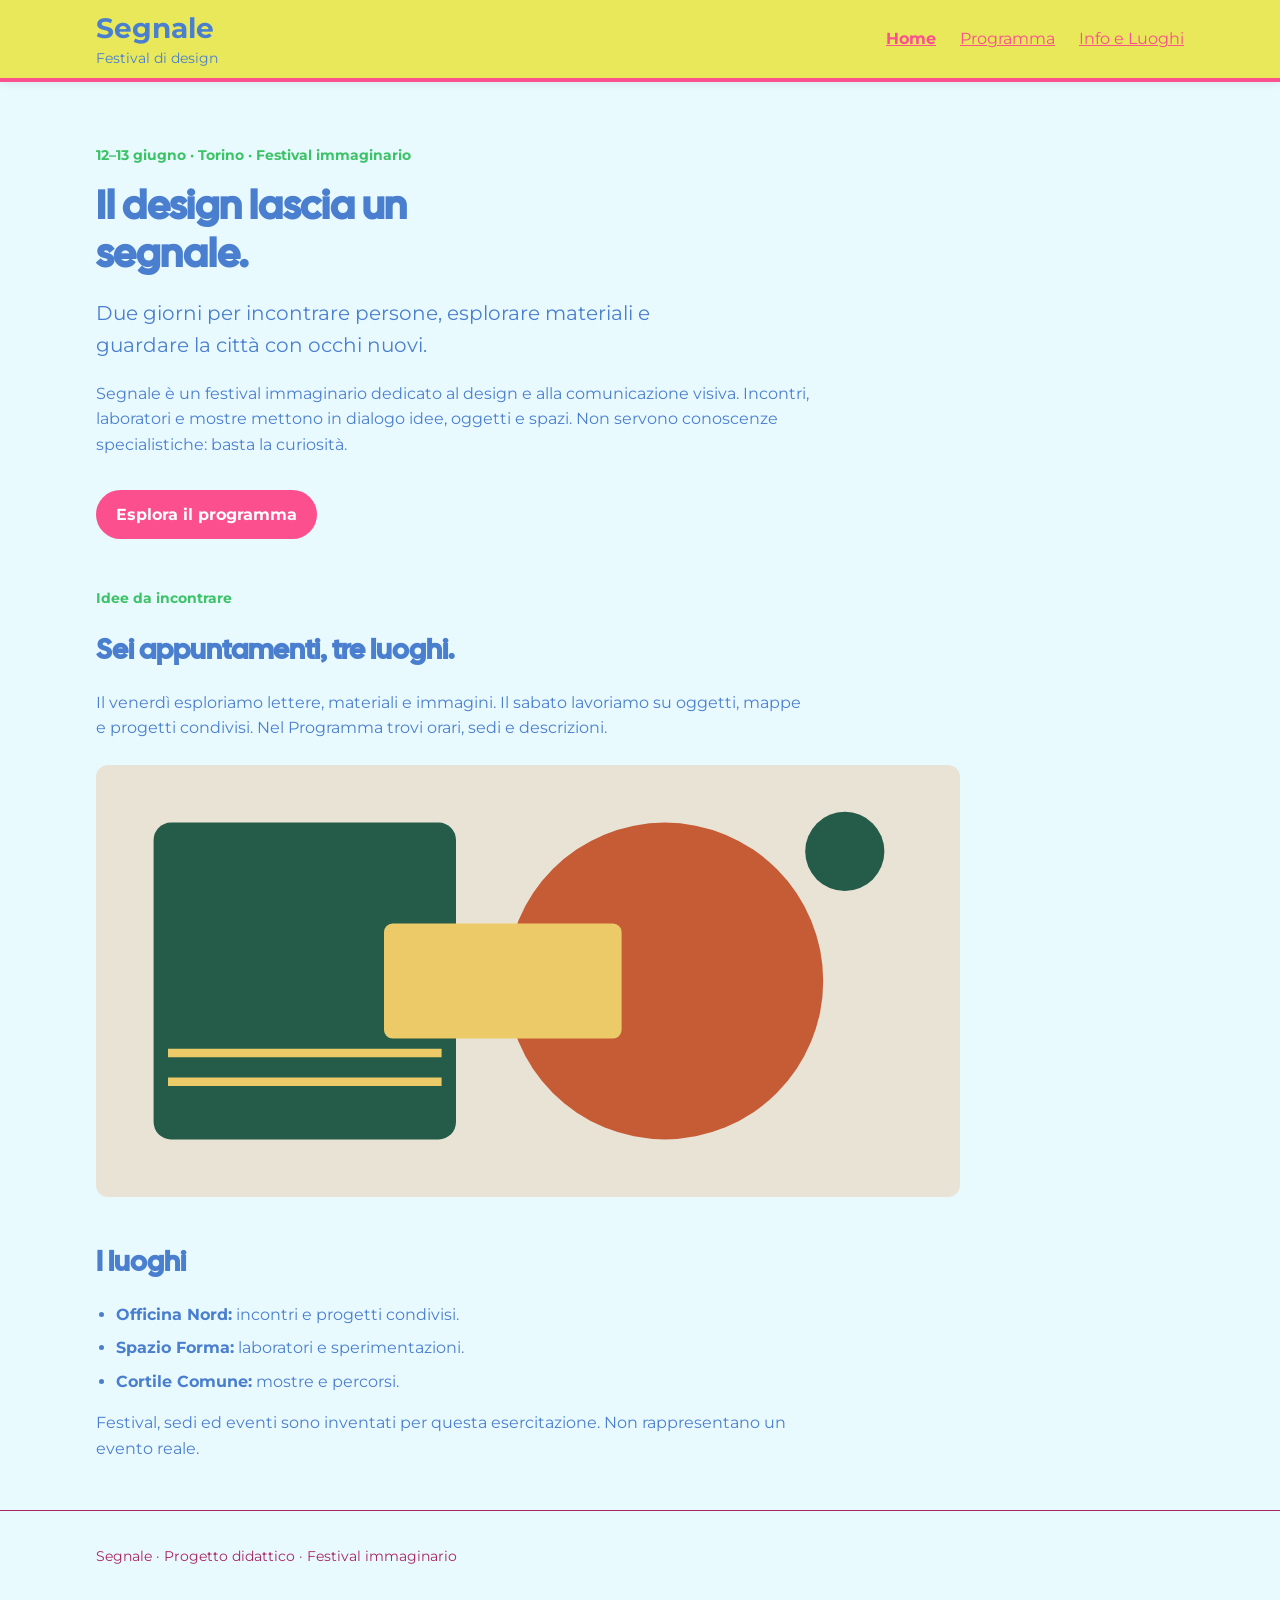
<file: index.html>
<!doctype html>
<html lang="it">
<head>
  <meta charset="utf-8">
  <meta name="viewport" content="width=device-width, initial-scale=1">
  <title>Segnale — Festival di design</title>
  <link rel="stylesheet" href="style.css">
  <link rel="preconnect" href="https://fonts.googleapis.com">
  <link rel="preconnect" href="https://fonts.gstatic.com" crossorigin>
  <link href="https://fonts.googleapis.com/css2?family=BBH+Bogle&family=Cal+Sans&family=Montserrat:ital,wght@0,100..900;1,100..900&display=swap" rel="stylesheet">
</head>

<body>
  <a class="skip-link" href="#contenuto">Vai al contenuto</a>
  <header class="site-header">
    <div class="container">
      <a class="brand" href="index.html">Segnale<span>Festival di design</span></a>
      <nav aria-label="Navigazione principale">
        <a href="programma.html" aria-current="page">Home</a>
        <a href="programma.html">Programma</a>
        <a href="info-e-luoghi.html">Info e Luoghi</a>
      </nav>
    </div>
  </header>

  <main id="contenuto" class="container">
    <section class="intro" aria-labelledby="titolo-home">
      <p class="eyebrow">12–13 giugno · Torino · Festival immaginario</p>
      <h1 id="titolo-home">Il design lascia un segnale.</h1>
      <p class="lead">Due giorni per incontrare persone, esplorare materiali e guardare la città con occhi nuovi.</p>
      <p class="reading-text">Segnale è un festival immaginario dedicato al design e alla comunicazione visiva. Incontri, laboratori e mostre mettono in dialogo idee, oggetti e spazi. Non servono conoscenze specialistiche: basta la curiosità.</p>
      <!-- Da completare: anche questo collegamento deve aprire il Programma. -->
      <a class="button-link" href="programma.html">Esplora il programma</a>
    </section>

    <section class="content-section" aria-labelledby="titolo-festival">
      <p class="eyebrow">Idee da incontrare</p>
      <h2 id="titolo-festival">Sei appuntamenti, tre luoghi.</h2>
      <p class="reading-text">Il venerdì esploriamo lettere, materiali e immagini. Il sabato lavoriamo su oggetti, mappe e progetti condivisi. Nel Programma trovi orari, sedi e descrizioni.</p>
      <img class="festival-image" src="assets/festival.svg" alt="Composizione geometrica di cerchi e rettangoli nei colori del festival" width="1200" height="600">
    </section>

    <section class="content-section" aria-labelledby="titolo-luoghi">
      <h2 id="titolo-luoghi">I luoghi</h2>
      <ul class="venues">
        <li><strong>Officina Nord:</strong> incontri e progetti condivisi.</li>
        <li><strong>Spazio Forma:</strong> laboratori e sperimentazioni.</li>
        <li><strong>Cortile Comune:</strong> mostre e percorsi.</li>
      </ul>
      <p class="reading-text">Festival, sedi ed eventi sono inventati per questa esercitazione. Non rappresentano un evento reale.</p>
    </section>
  </main>

  <footer class="site-footer"><div class="container"><p>Segnale · Progetto didattico · Festival immaginario</p></div></footer>
</body>
</html>
</file>
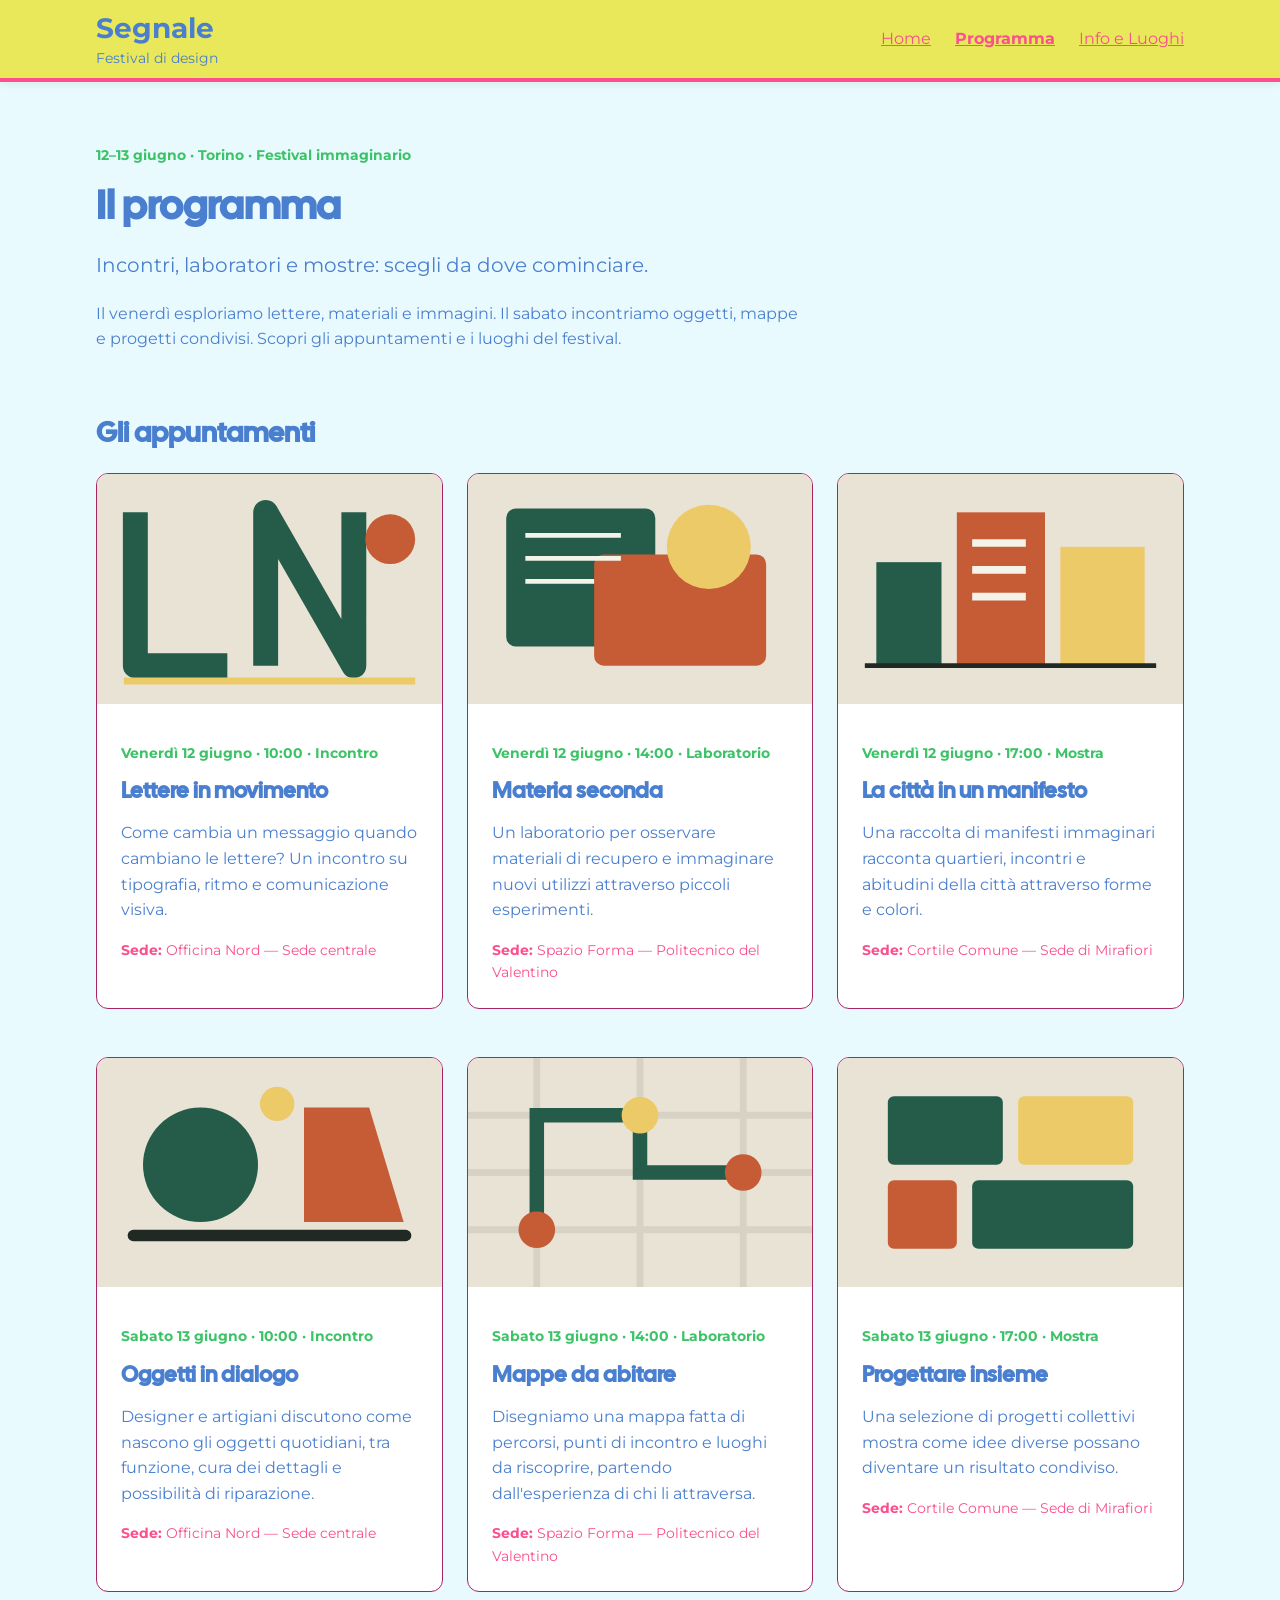
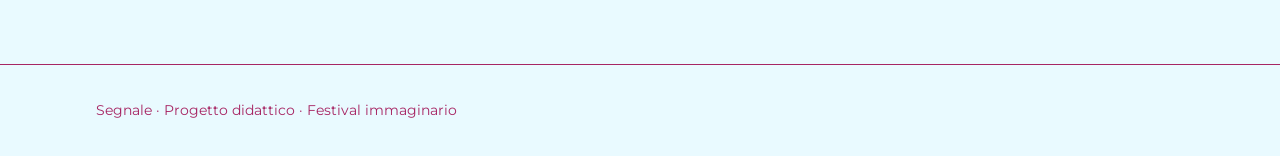
<file: programma.html>
<!doctype html>
<html lang="it">
<head>
  <meta charset="utf-8">
  <meta name="viewport" content="width=device-width, initial-scale=1">
  <title>Programma — Segnale</title>
  <link rel="stylesheet" href="style.css">
  <link rel="preconnect" href="https://fonts.googleapis.com">
  <link rel="preconnect" href="https://fonts.gstatic.com" crossorigin>
  <link href="https://fonts.googleapis.com/css2?family=BBH+Bogle&family=Cal+Sans&family=Montserrat:ital,wght@0,100..900;1,100..900&display=swap" rel="stylesheet">
</head>
<body>
  <a class="skip-link" href="#contenuto">Vai al contenuto</a>
  <header class="site-header">
    <div class="container">
      <a class="brand" href="index.html">Segnale<span>Festival di design</span></a>
      <nav aria-label="Navigazione principale">
        <a href="index.html">Home</a>
        <a href="programma.html" aria-current="page">Programma</a>
        <a href="info-e-luoghi.html">Info e Luoghi</a>
      </nav>
    </div>
  </header>

  <main id="contenuto" class="container">
    <section class="intro" aria-labelledby="titolo-programma">
      <p class="eyebrow">12–13 giugno · Torino · Festival immaginario</p>
      <h1 id="titolo-programma">Il programma</h1>
      <p class="lead">Incontri, laboratori e mostre: scegli da dove cominciare.</p>
      <p class="reading-text">Il venerdì esploriamo lettere, materiali e immagini. Il sabato incontriamo oggetti, mappe e progetti condivisi. Scopri gli appuntamenti e i luoghi del festival.</p>
    </section>

    <section class="content-section" aria-labelledby="titolo-eventi">
      <h2 id="titolo-eventi">Gli appuntamenti</h2>
      <p id="stato-eventi" class="reading-text" role="status" aria-live="polite">Caricamento del programma in corso...</p>
      <div class="event-grid" id="griglia-eventi"></div>
    </section>
  </main>

  <footer class="site-footer">
    <div class="container">
      <p>Segnale · Progetto didattico · Festival immaginario</p>
    </div>
  </footer>

  <script>
    function formattaData(dataIso) {
      const [anno, mese, giorno] = dataIso.split('-').map(Number);
      const dataObj = new Date(anno, mese - 1, giorno);
      const formattata = new Intl.DateTimeFormat('it-IT', {
        weekday: 'long',
        day: 'numeric',
        month: 'long'
      }).format(dataObj);
      return formattata.charAt(0).toUpperCase() + formattata.slice(1);
    }

    function creaSchedaEvento(evento, mappaSedi) {
      const article = document.createElement('article');
      article.className = 'event-card';

      const img = document.createElement('img');
      img.src = evento.immagine;
      img.alt = evento.immagine_alt;
      img.width = 900;
      img.height = 600;

      const body = document.createElement('div');
      body.className = 'event-body';

      const meta = document.createElement('p');
      meta.className = 'event-meta';
      meta.textContent = `${formattaData(evento.data)} · ${evento.orario} · ${evento.categoria}`;

      const titolo = document.createElement('h3');
      titolo.textContent = evento.titolo;

      const descrizione = document.createElement('p');
      descrizione.textContent = evento.descrizione;

      const luogo = document.createElement('p');
      luogo.className = 'event-place';
      const labelSede = document.createElement('strong');
      labelSede.textContent = 'Sede: ';

      const nomeSede = mappaSedi.get(evento.sede_id) || 'Sede da definire';
      luogo.append(labelSede, document.createTextNode(nomeSede));

      body.append(meta, titolo, descrizione, luogo);
      article.append(img, body);

      return article;
    }

    async function caricaProgramma() {
      const statoEl = document.getElementById('stato-eventi');
      const grigliaEl = document.getElementById('griglia-eventi');

      try {
        const [resEventi, resSedi] = await Promise.all([
          fetch('dati/eventi.json'),
          fetch('dati/sedi.json')
        ]);

        if (!resEventi.ok || !resSedi.ok) {
          throw new Error('Errore nel caricamento dei file JSON');
        }

        const [eventi, sedi] = await Promise.all([
          resEventi.json(),
          resSedi.json()
        ]);

        if (!Array.isArray(eventi) || eventi.length === 0) {
          statoEl.textContent = 'Al momento non ci sono eventi in programma.';
          return;
        }

        const mappaSedi = new Map(sedi.map(sede => [sede.id, sede.nome]));
        const frammento = document.createDocumentFragment();

        eventi.forEach(evento => {
          frammento.appendChild(creaSchedaEvento(evento, mappaSedi));
        });

        statoEl.remove();
        grigliaEl.appendChild(frammento);
      } catch (errore) {
        statoEl.textContent = 'Impossibile caricare il programma. Verifica che i file dei dati siano raggiungibili e riprova.';
      }
    }

    document.addEventListener('DOMContentLoaded', caricaProgramma);
  </script>
</body>
</html>
</file>
<file: style.css>
/* Stile iniziale: tipografia, colori e variabili CSS sono già predisposti.
   Lavoreremo su collegamenti, CSS condiviso e disposizione delle schede. */

/* Scelte comuni: ogni regola usa var() per richiamarne il valore. */
:root {
  --colore-primario: #fb4f8e;
  --colore-primario-scuro: #a72563;
  --colore-secondario: #e8e85a;
  --colore-secondario-scuro: #3dc367;
  --colore-sfondo: #e9faff;
  --colore-testo: #4a7fcf;
  --font-testo: "Montserrat", sans-serif;
  --font-titoli: "Cal Sans", sans-serif;
}

* {
  box-sizing: border-box;
}

body {
  margin: 0;
  background: var(--colore-sfondo);
  color: var(--colore-testo);
  font-family: var(--font-testo);
  font-size: 1rem;
  line-height: 1.6;
}

a {
  color: var(--colore-primario);
}

a:hover {
  text-decoration-thickness: 3px;
}

a:focus-visible {
  outline: 3px solid var(--colore-testo);
  outline-offset: 4px;
}

.container {
  width: 92%;
  max-width: 68rem;
  margin: 0 auto;
}

.site-header {
  position: sticky;
  top: 0;
  z-index: 1100;
  padding: 0.75rem 0;
  background: var(--colore-secondario);
  border-bottom: 4px solid var(--colore-primario);
  box-shadow: 0 2px 8px rgba(32, 41, 35, 0.08);
}
.brand {
  display: inline-block;
  color: var(--colore-testo);
  font-size: 1.75rem;
  font-weight: bold;
  line-height: 1.2;
  text-decoration: none;
}

.brand span {
  display: block;
  margin-top: 0.25rem;
  font-size: 0.875rem;
  font-weight: normal;
}

/* Navigazione: sotto 600px in colonna */
nav {
  display: flex;
  flex-direction: column;
  align-items: flex-start;
  gap: 0.5rem;
  margin-top: 1rem;
}

nav a {
  display: inline-block;
  padding: 0.25rem 0;
}

nav a[aria-current="page"] {
  font-weight: bold;
}

.intro {
  padding: 3rem 0 1rem;
}

.eyebrow,
.event-meta {
  color: #3dc367;
  font-size: 0.875rem;
  font-weight: bold;
}

h1,
h2,
h3 {
  font-family: var(--font-titoli);
  line-height: 1.2;
}

h1 {
  max-width: 18ch;
  margin: 0.75rem 0 1.25rem;
  font-size: 2.5rem;
}

h2 {
  font-size: 1.75rem;
}

h3 {
  margin: 0.5rem 0 0.75rem;
  font-size: 1.375rem;
}

.lead {
  max-width: 48ch;
  font-size: 1.25rem;
}

.reading-text {
  max-width: 65ch;
}

.button-link {
  display: inline-block;
  margin-top: 1rem;
  padding: 0.75rem 1.25rem;
  border-radius: 2rem;
  background: var(--colore-primario);
  color: #ffffff;
  font-weight: bold;
  text-decoration: none;
}

.button-link:hover {
  background: var(--colore-primario-scuro);
}

.content-section {
  margin: 2rem 0 3rem;
}

.festival-image {
  display: block;
  width: 100%;
  max-width: 54rem;
  height: auto;
  margin-top: 1.5rem;
  border-radius: 0.75rem;
}

.venues {
  padding-left: 1.25rem;
}

.venues li {
  margin-bottom: 0.5rem;
}

.event-grid {
  display: grid;
  grid-template-columns: minmax(0, 1fr);
  gap: 1.5rem;
}

@media (min-width: 600px) {
  .event-grid {
    grid-template-columns: repeat(2, minmax(0, 1fr));
  }
}

@media (min-width: 1024px) {
  .event-grid {
    grid-template-columns: repeat(3, minmax(0, 1fr));
  }
}

.event-grid > .event-card {
  min-width: 0;
}

.event-body {
  overflow-wrap: anywhere;
}

.event-card {
  margin-bottom: 1.5rem;
  overflow: hidden;
  border: 1px solid var(--colore-primario-scuro);
  border-radius: 0.75rem;
  background: #ffffff;
}

.event-card img {
  display: block;
  width: 100%;
  height: auto;
}

.event-body {
  padding: 1.5rem;
}

.event-body p:last-child {
  margin-bottom: 0;
}

.event-place {
  color: var(--colore-primario);
  font-size: 0.875rem;
}

.site-footer {
  padding: 1.25rem 0;
  border-top: 1px solid #a72563;
  color: #a72563;
  font-size: 0.875rem;
}

.skip-link {
  position: absolute;
  top: -6rem;
  left: 1rem;
  padding: 0.75rem 1rem;
  background: #ffffff;
  color: var(--colore-testo);
}

.skip-link:focus {
  top: 1rem;
}

/* ==========================================================================
   Galleria Swiper — Sedi del festival
   ========================================================================== */

.galleria-sedi {
  position: relative;
  padding-bottom: 3rem; /* Lascia spazio ai pallini di paginazione */
}

.slide-sede {
  margin: 0;
  display: flex;
  flex-direction: column;
  background: #ffffff;
  border: 1px solid #b7c0b7;
  border-radius: 0.75rem;
  overflow: hidden;
}

.slide-sede img {
  width: 100%;
  aspect-ratio: 16 / 9;
  object-fit: cover;
  display: block;
}

.slide-sede figcaption {
  padding: 1.5rem;
}

.slide-sede h3 {
  margin: 0 0 0.5rem 0;
  color: var(--colore-testo);
}

.slide-sede p {
  margin: 0;
  font-size: 0.95rem;
  line-height: 1.5;
  color: var(--colore-testo);
}

.galleria-sedi .swiper-button-prev,
.galleria-sedi .swiper-button-next {
  color: var(--colore-primario);
  background: rgba(255, 255, 255, 0.9);
  width: 2.5rem;
  height: 2.5rem;
  border-radius: 50%;
  border: 1px solid #b7c0b7;
  transition: background-color 0.2s ease, color 0.2s ease;
}

.galleria-sedi .swiper-button-prev:hover,
.galleria-sedi .swiper-button-next:hover {
  background: var(--colore-primario);
  color: #ffffff;
}

.galleria-sedi .swiper-button-prev::after,
.galleria-sedi .swiper-button-next::after {
  font-size: 1rem;
  font-weight: bold;
}

/* Pallini della paginazione Swiper */
.galleria-sedi .swiper-pagination-bullet {
  background: #b7c0b7;
  opacity: 1;
}

.galleria-sedi .swiper-pagination-bullet-active {
  background: var(--colore-primario);
}

.mappa-contenitore {
  width: 100%;
  margin-top: 1.5rem;
}

#mappa-sedi {
  display: block;
  width: 100%;
  height: 360px;
  border: 1px solid #b7c0b7;
  border-radius: 0.75rem;
}

@media (min-width: 768px) {
  #mappa-sedi {
    height: 480px;
  }
}

.indirizzi-sedi {
  display: grid;
  grid-template-columns: 1fr;
  gap: 1rem;
  width: 100%;
  padding: 0;
  list-style: none;
}

@media (min-width: 768px) {
  .indirizzi-sedi {
    grid-template-columns: repeat(3, minmax(0, 1fr));
  }
}

.indirizzi-sedi li {
  display: flex;
  flex-direction: column;
  gap: 0.25rem;
  padding: 1.25rem;
  border: 1px solid #b7c0b7;
  border-radius: 0.75rem;
  background: #ffffff;
}

/* ==========================================================================
   Navigazione responsive: da 600px in su collegamenti in riga
   ========================================================================== */

@media (min-width: 600px) {
  .site-header .container {
    display: flex;
    justify-content: space-between;
    align-items: center;
    flex-wrap: wrap;
    gap: 1rem;
  }

  nav {
    flex-direction: row;
    align-items: center;
    gap: 1.5rem;
    margin-top: 0;
  }

  .meteo-box {
  margin-top: 1.25rem;
  padding: 1.5rem;
  border: 1px solid var(--colore-primario-scuro);
  border-radius: 0.75rem;
  background: #ffffff;
}

.meteo-box p {
  margin: 0;
}

.meteo-dati {
  display: flex;
  flex-wrap: wrap;
  gap: 1rem 2rem;
  margin: 0;
  padding: 0;
  list-style: none;
}

.meteo-dati li {
  display: flex;
  flex-direction: column;
}

.meteo-etichetta {
  color: var(--colore-secondario-scuro);
  font-size: 0.875rem;
  font-weight: bold;
}

.meteo-valore {
  font-family: var(--font-titoli);
  font-size: 1.5rem;
  color: var(--colore-testo);
}

.meteo-fonte {
  margin-top: 0.75rem;
  font-size: 0.875rem;
}
}
</file>
